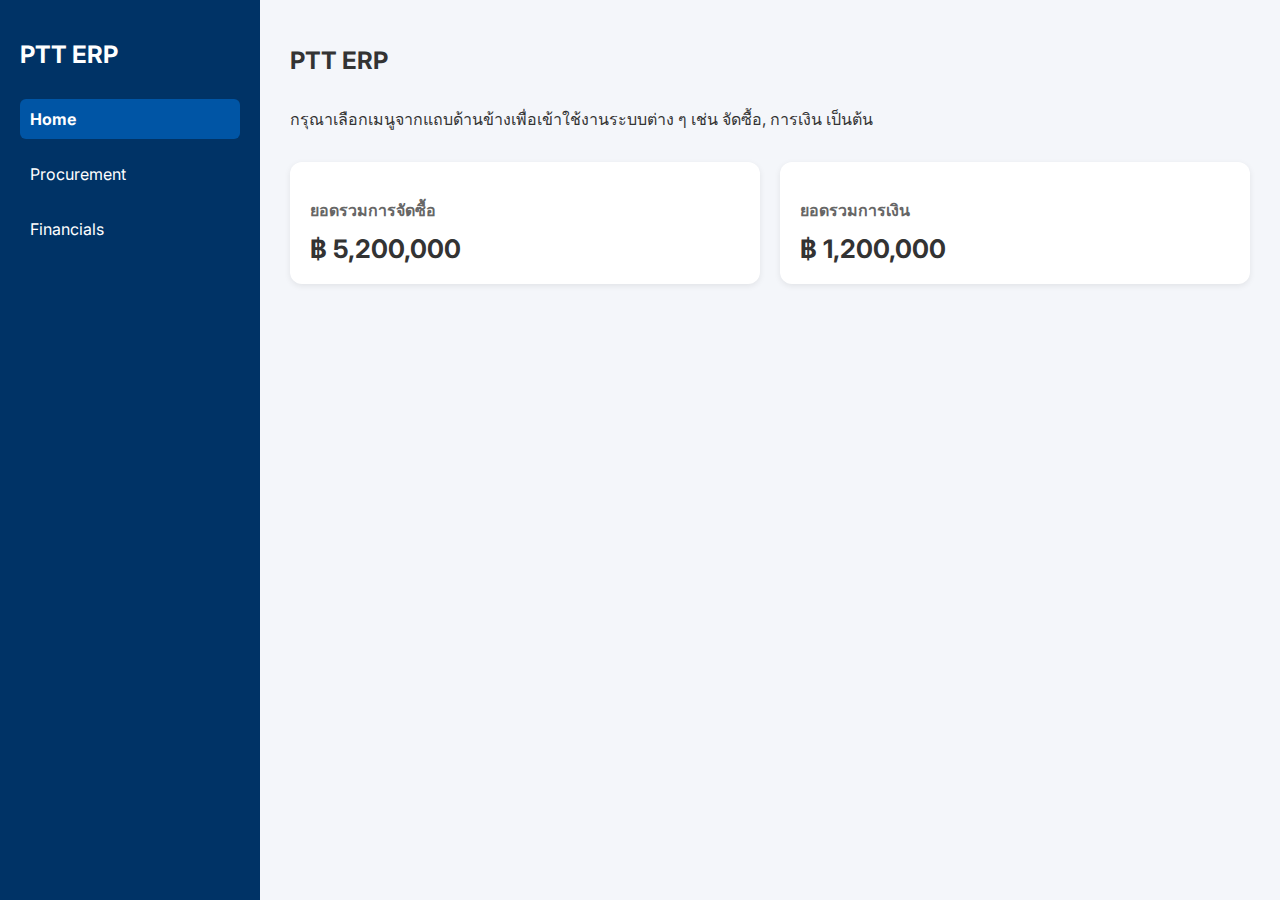
<file: index.html>
<!DOCTYPE html>
<html lang="th">
<head>
  <meta charset="UTF-8" />
  <title>PTT ERP - Home</title>
  
</head>
<body>

  <link rel="stylesheet" href="styles.css" />

  <link href="https://fonts.googleapis.com/css2?family=Inter:wght@400;600&display=swap" rel="stylesheet">
</head>
<body>
  <div class="sidebar">
    <h2> PTT ERP</h2>
    <nav>
      <a class="active" href="index.html"> Home</a>
      <a href="procurement.html"> Procurement</a>
      <a href="financials.html"> Financials</a>
    </nav>
  </div>

  <div class="main">
    <div class="header">
      <h1>PTT ERP</h1>
    </div>
    <p>กรุณาเลือกเมนูจากแถบด้านข้างเพื่อเข้าใช้งานระบบต่าง ๆ เช่น จัดซื้อ, การเงิน เป็นต้น</p>
    <div class="card-container">
      <div class="card">
        <h3>ยอดรวมการจัดซื้อ</h3>
        <div class="value">฿ 5,200,000</div>
      </div>
      <div class="card">
        <h3>ยอดรวมการเงิน</h3>
        <div class="value">฿ 1,200,000</div>
      </div>
  </div>
</body>
</html>
</file>
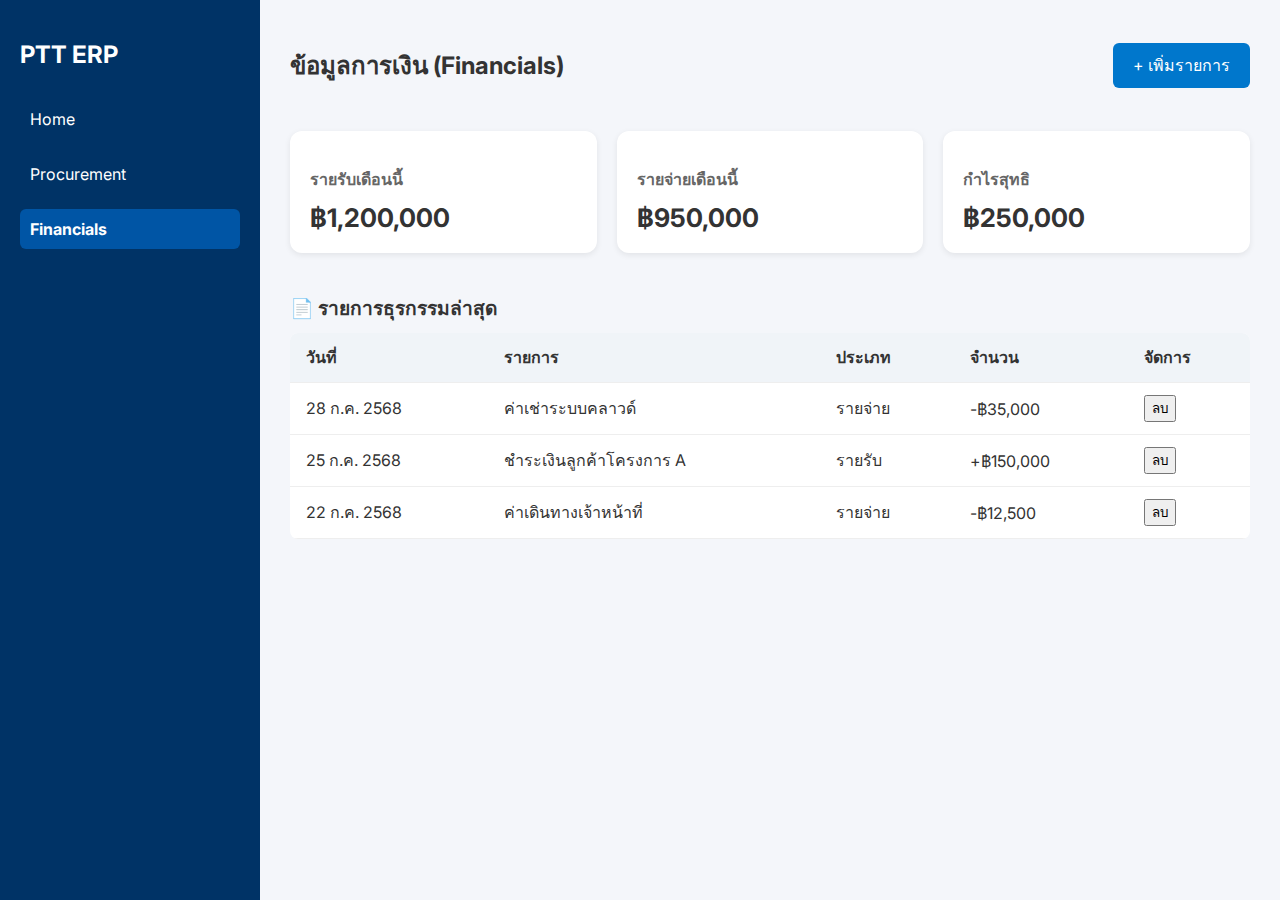
<file: Financials.html>
<!DOCTYPE html>
<html lang="th">
<head>
  <meta charset="UTF-8" />
  <meta name="viewport" content="width=device-width, initial-scale=1.0"/>
  <title>Financials - ERP PTT</title>
  <link href="https://fonts.googleapis.com/css2?family=Inter:wght@400;600&display=swap" rel="stylesheet" />
  <link rel="stylesheet" href="styles.css" />
</head>
<body>

  <aside class="sidebar">
    <h2>PTT ERP</h2>
    <nav>
      <a href="index.html"> Home</a>
      <a href="procurement.html">Procurement</a>
      <a class="active" href="#"> Financials</a>
    </nav>
  </aside>

  <div class="main">
    <div class="header">
      <h1> ข้อมูลการเงิน (Financials)</h1>
      <a href="#" class="btn">+ เพิ่มรายการ</a>
    </div>

    <div class="card-container">
      <div class="card">
        <h3>รายรับเดือนนี้</h3>
        <div class="value">฿1,200,000</div>
      </div>
      <div class="card">
        <h3>รายจ่ายเดือนนี้</h3>
        <div class="value">฿950,000</div>
      </div>
      <div class="card">
        <h3>กำไรสุทธิ</h3>
        <div class="value">฿250,000</div>
      </div>
    </div>

    <div class="table-section">
      <h2>📄 รายการธุรกรรมล่าสุด</h2>
      <table>
        <thead>
          <tr>
            <th>วันที่</th>
            <th>รายการ</th>
            <th>ประเภท</th>
            <th>จำนวน</th>
            <th>จัดการ</th>
          </tr>
        </thead>
        <tbody>
          <tr>
            <td>28 ก.ค. 2568</td>
            <td>ค่าเช่าระบบคลาวด์</td>
            <td>รายจ่าย</td>
            <td>-฿35,000</td>
             <td><button class="delete-btn">ลบ</button></td>
          </tr>
          <tr>
            <td>25 ก.ค. 2568</td>
            <td>ชำระเงินลูกค้าโครงการ A</td>
            <td>รายรับ</td>
            <td>+฿150,000</td>
             <td><button class="delete-btn">ลบ</button></td>
          </tr>
          <tr>
            <td>22 ก.ค. 2568</td>
            <td>ค่าเดินทางเจ้าหน้าที่</td>
            <td>รายจ่าย</td>
            <td>-฿12,500</td>
             <td><button class="delete-btn">ลบ</button></td>
          </tr>
        </tbody>
      </table>
    </div>
  </div>
<script>
  const btnAdd = document.querySelector('.btn');
  const tbody = document.querySelector('table tbody');

  // ใช้ในการลบรายการ
  function attachDeleteEvent(button) {
    button.addEventListener('click', function() {
      if (confirm('ต้องการลบรายการนี้หรือไม่?')) {
        const row = button.closest('tr');
        row.remove();
      }
    });
  }

  // ใส่ event ให้ปุ่มลบที่มีอยู่แล้วตอนโหลดหน้า
  document.querySelectorAll('.delete-btn').forEach(attachDeleteEvent);

  btnAdd.addEventListener('click', function(e) {
    e.preventDefault();

    if(document.querySelector('#addForm')) return;

    const form = document.createElement('tr');
    form.id = 'addForm';
    form.innerHTML = `
      <td><input type="date" id="dateInput" required></td>
      <td><input type="text" id="descInput" placeholder="รายการ" required></td>
      <td>
        <select id="typeInput" required>
          <option value="" disabled selected>เลือกประเภท</option>
          <option value="รายรับ">รายรับ</option>
          <option value="รายจ่าย">รายจ่าย</option>
        </select>
      </td>
      <td><input type="number" id="amountInput" placeholder="จำนวน" required></td>
      <td>
        <button id="saveBtn">บันทึก</button>
        <button id="cancelBtn">ยกเลิก</button>
      </td>
    `;

    tbody.prepend(form);

    document.getElementById('saveBtn').addEventListener('click', function(e) {
      e.preventDefault();
      const date = document.getElementById('dateInput').value;
      const desc = document.getElementById('descInput').value.trim();
      const type = document.getElementById('typeInput').value;
      const amount = parseFloat(document.getElementById('amountInput').value);

      if (!date || !desc || !type || isNaN(amount)) {
        alert('กรุณากรอกข้อมูลให้ครบถ้วน');
        return;
      }

      const options = { year: 'numeric', month: 'short', day: 'numeric', timeZone: 'Asia/Bangkok' };
      const dt = new Date(date);
      const formattedDate = dt.toLocaleDateString('th-TH', options).replace(' ', ' ').replace('.', '');

      const newRow = document.createElement('tr');
      newRow.innerHTML = `
        <td>${formattedDate}</td>
        <td>${desc}</td>
        <td>${type}</td>
        <td>${type === 'รายรับ' ? '+' : '-'}฿${amount.toLocaleString()}</td>
        <td><button class="delete-btn">ลบ</button></td>
      `;

      form.remove();
      tbody.prepend(newRow);

      // เพิ่ม event ให้ปุ่มลบของแถวใหม่
      attachDeleteEvent(newRow.querySelector('.delete-btn'));
    });

    document.getElementById('cancelBtn').addEventListener('click', function(e) {
      e.preventDefault();
      form.remove();
    });
  });
</script>

</body>
</html>
</file>
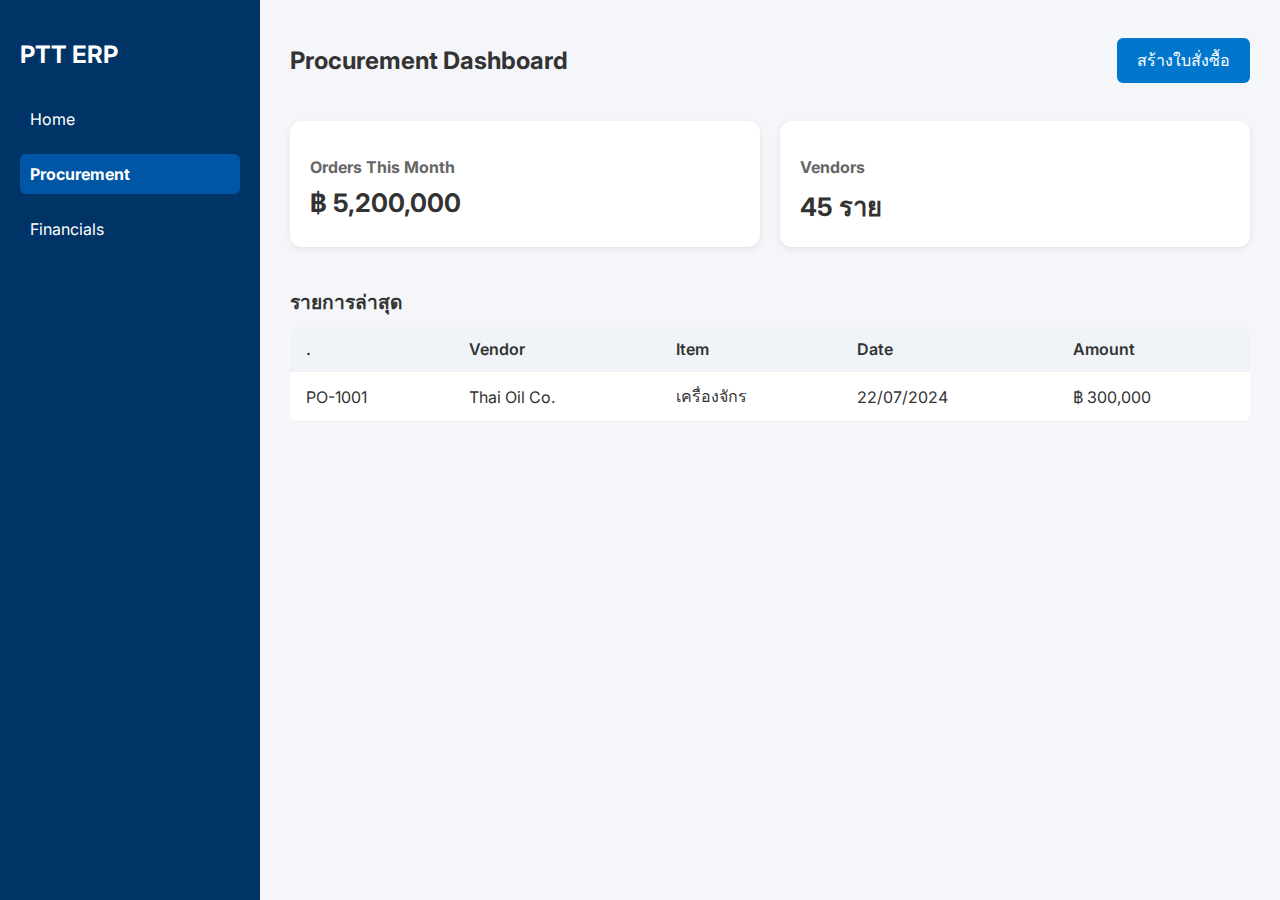
<file: procurement.html>
<!DOCTYPE html>
<html lang="th">
<head>
  <meta charset="UTF-8" />
  <title>PTT - Procurement</title>
</head>
<body>

  <link rel="stylesheet" href="styles.css" />
  <link href="https://fonts.googleapis.com/css2?family=Inter:wght@400;600&display=swap" rel="stylesheet">
</head>
<body>
  <div class="sidebar">
    <h2> PTT ERP</h2>
    <nav>
      <a href="index.html"> Home</a>
      <a class="active" href="procurement.html"> Procurement</a>
      <a href="financials.html"> Financials</a>
    </nav>
  </div>

  <div class="main">
    <div class="header">
      <h1>Procurement Dashboard</h1>
      <a href="#" class="btn">สร้างใบสั่งซื้อ</a>
    </div>

    <div class="card-container">
      <div class="card">
        <h3>Orders This Month</h3>
        <div class="value">฿ 5,200,000</div>
      </div>
      <div class="card">
        <h3>Vendors</h3>
        <div class="value">45 ราย</div>
      </div>
    </div>

    <div class="table-section">
      <h2>รายการล่าสุด</h2>
      <table>
        <thead>
          <tr>
            <th>
            .</th>
            <th>Vendor</th>
            <th>Item</th>
            <th>Date</th>
            <th>Amount</th>
          </tr>
        </thead>
        <tbody>
          <tr>
            <td>PO-1001</td>
            <td>Thai Oil Co.</td>
            <td>เครื่องจักร</td>
            <td>22/07/2024</td>
            <td>฿ 300,000</td>
          </tr>
        </tbody>
      </table>
    </div>
  </div>
</body>
</html>
</file>
<file: styles.css>
body {
  margin: 0;
  font-family: 'Inter', sans-serif;
  background-color: #f4f6fa;
  color: #333;
  display: flex;
  min-height: 100vh;
}

.sidebar {
  width: 220px;
  background-color: #003366;
  color: #fff;
  padding: 20px;
}

.sidebar h2 {
  font-size: 1.5em;
  margin-bottom: 30px;
}

.sidebar nav a {
  display: block;
  color: #fff;
  text-decoration: none;
  margin-bottom: 15px;
  padding: 10px;
  border-radius: 6px;
}

.sidebar nav a:hover {
  background-color: #004080;
}

.sidebar nav a.active {
  background-color: #0055a5;
  font-weight: bold;
}

.main {
  flex: 1;
  padding: 30px;
}

.header {
  display: flex;
  justify-content: space-between;
  align-items: center;
}

.header h1 {
  font-size: 24px;
}

.btn {
  padding: 10px 20px;
  background-color: #0077cc;
  color: #fff;
  border-radius: 6px;
  text-decoration: none;
}

.card-container {
  display: grid;
  grid-template-columns: repeat(auto-fit, minmax(200px, 1fr));
  gap: 20px;
  margin-top: 30px;
}

.card {
  background-color: #fff;
  padding: 20px;
  border-radius: 12px;
  box-shadow: 0 2px 6px rgba(0, 0, 0, 0.08);
}

.card h3 {
  font-size: 1em;
  margin-bottom: 10px;
  color: #666;
}

.card .value {
  font-size: 1.6em;
  font-weight: bold;
}

.table-section {
  margin-top: 40px;
}

.table-section h2 {
  font-size: 1.2em;
  margin-bottom: 10px;
}

table {
  width: 100%;
  border-collapse: collapse;
  background-color: #fff;
  border-radius: 8px;
  overflow: hidden;
}

table th, table td {
  padding: 12px 16px;
  text-align: left;
  border-bottom: 1px solid #eee;
}

table th {
  background-color: #f0f4f8;
  font-weight: 600;
}

table tr:hover {
  background-color: #f9fcff;
}
</file>
